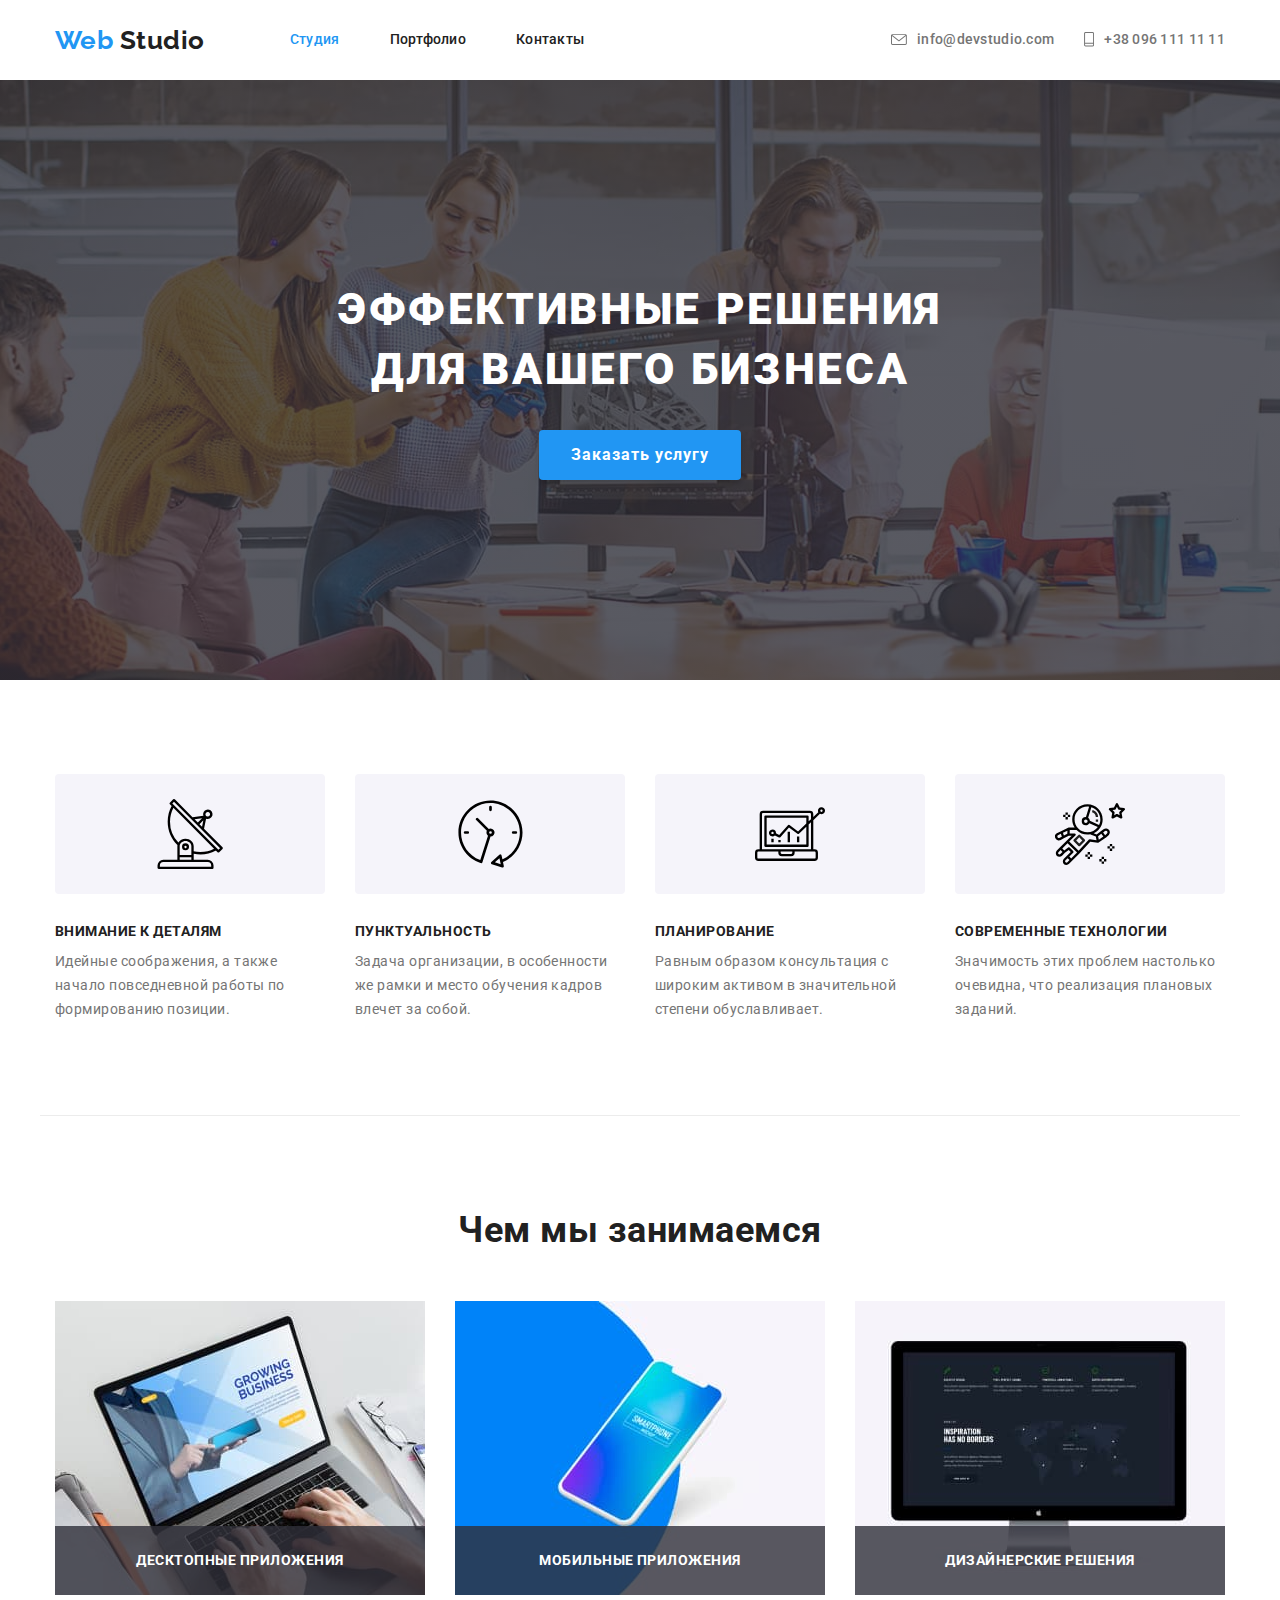
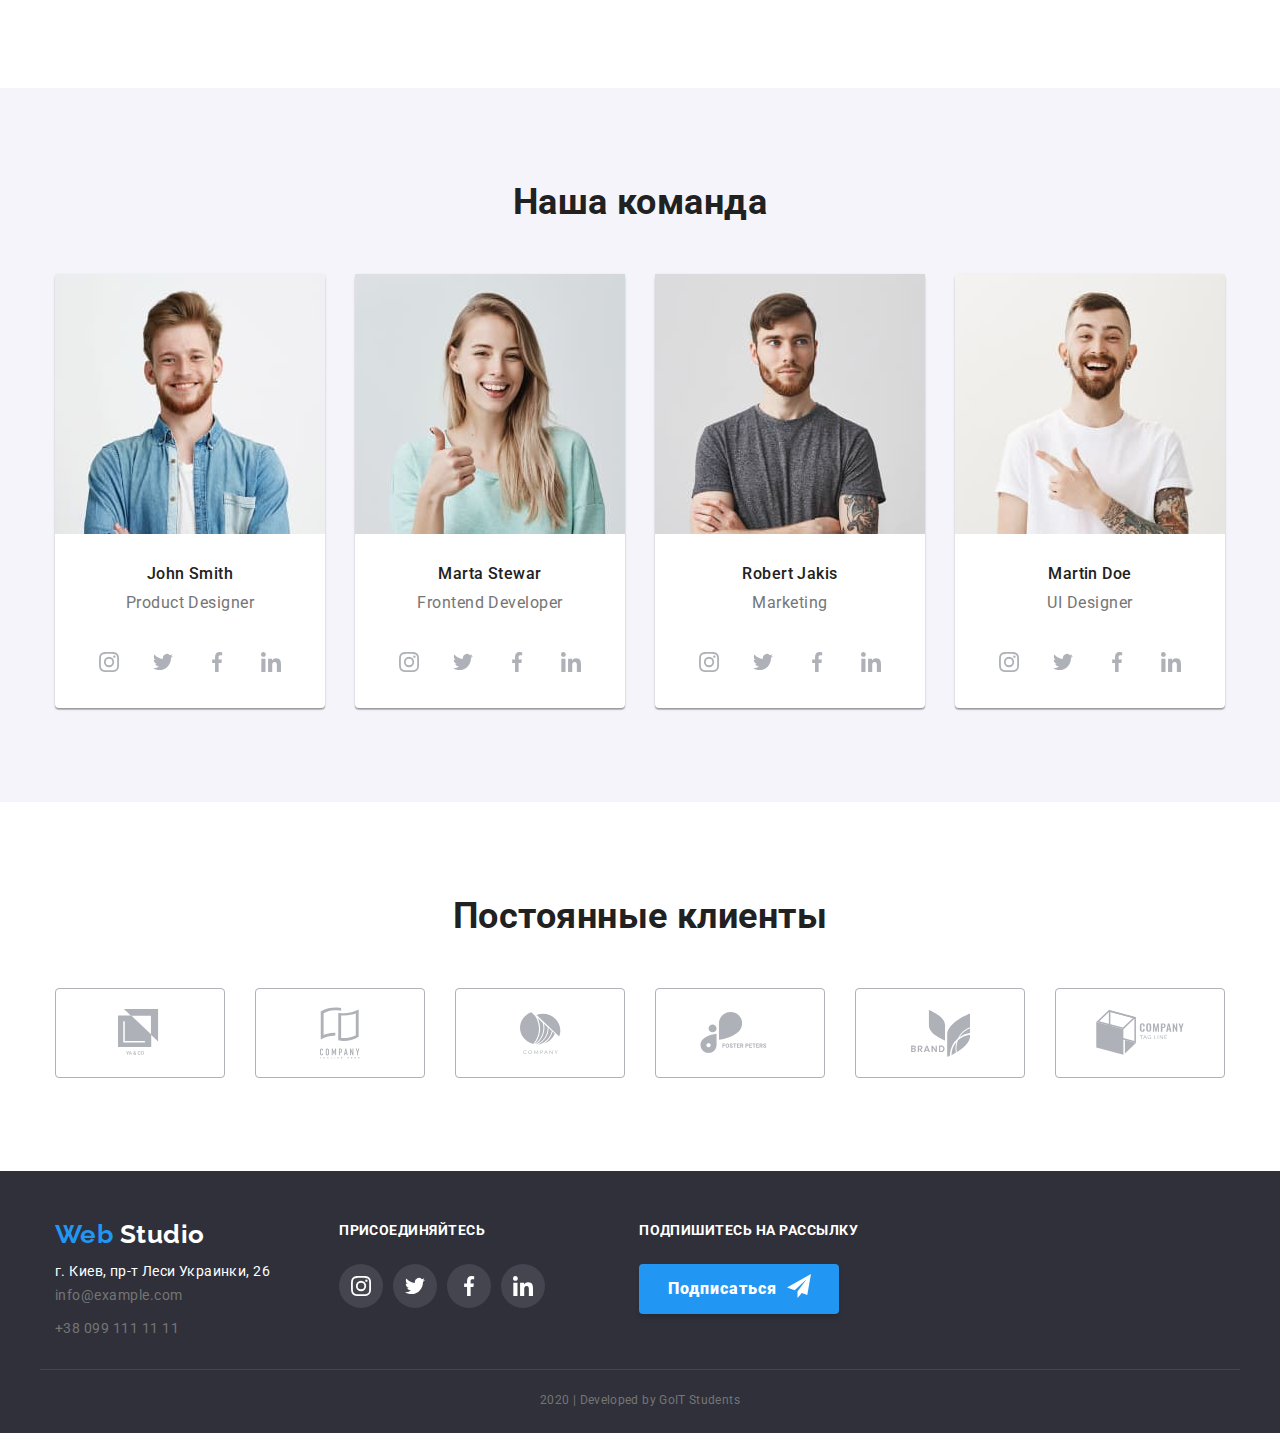
<file: index.html>
<!DOCTYPE html>
<html lang="ru">
  <head>
    <meta charset="UTF-8" />
    <meta name="viewport" content="width=device-width, initial-scale=1.0" />
    <title>Document</title>
    <link
      href="https://fonts.googleapis.com/css2?family=Raleway:wght@700&family=Roboto&display=swap"
      rel="stylesheet"
    />
    <link
      href="https://fonts.googleapis.com/css2?family=Roboto:wght@500;900&display=swap"
      rel="stylesheet"
    />
    <link
      rel="stylesheet"
      href="https://cdnjs.cloudflare.com/ajax/libs/modern-normalize/0.6.0/modern-normalize.min.css"
    />
    <link rel="stylesheet" href="./css/styles.css" />
  </head>

  <body>
    <!--шапка-->
    <header>
      <div class="header container">
        <nav class="main-nav">
          <a href="./index.html" class="logo list">
            <span class="logo-web">Web </span>Studio
          </a>

          <ul class="site-nav list">
            <li class="item">
              <a href="./index.html" class="link current"> Студия</a>
            </li>
            <li class="item">
              <a href="./portfolio.html" class="link">Портфолио</a>
            </li>
            <li class="item"><a href="#" class="link">Контакты</a></li>
          </ul>
        </nav>
        <ul class="auth-nav list">
          <li class="item">
            <a href="mailto:info@devstudio.com" class="link">
              <svg class="icon-envelope">
                <use href="./images/sprite.svg#icon-envelope"></use>
              </svg>
              info@devstudio.com</a
            >
          </li>
          <li class="item">
            <a href="tel:+380961111111" class="link cell">
              <svg class="icon-phone">
                <use href="./images/sprite.svg#icon-cell-phone"></use>
              </svg>
              +38 096 111 11 11</a
            >
          </li>
        </ul>
      </div>
    </header>
    <!--блок "герой"-->
    <main>
      <section class="hero">
        <div class="hero-container overlay">
          <h1 class="hero-name">
            эффективные решения<br />
            для вашего бизнеса
          </h1>
          <button class="button-web">Заказать услугу</button>
        </div>
      </section>

      <!--Наши преимущества-->
      <section class="section">
        <div class="box container border">
          <!--<h2></h2>-->
          <ul class="advantages list">
            <li class="item">
              <div class="advantages-icon">
                <svg class="antenna-icon">
                  <use href="./images/sprite.svg#icon-Group"></use>
                </svg>
              </div>

              <h3 class="list">Внимание к деталям</h3>
              <p class="list">
                Идейные соображения, а также начало повседневной работы по
                формированию позиции.
              </p>
            </li>
            <li class="item">
              <div class="advantages-icon">
                <svg class="clock-icon">
                  <use href="./images/sprite.svg#icon-clock"></use>
                </svg>
              </div>
              <h3 class="list">Пунктуальность</h3>
              <p class="list">
                Задача организации, в особенности же рамки и место обучения
                кадров влечет за собой.
              </p>
            </li>
            <li class="item">
              <div class="advantages-icon">
                <svg class="computer-icon">
                  <use href="./images/sprite.svg#icon-diagram"></use>
                </svg>
              </div>
              <h3 class="list">Планирование</h3>
              <p class="list">
                Равным образом консультация с широким активом в значительной
                степени обуславливает.
              </p>
            </li>
            <li class="item">
              <div class="advantages-icon">
                <svg class="astronaut-icon">
                  <use href="./images/sprite.svg#icon-astronaut"></use>
                </svg>
              </div>
              <h3 class="list">Современные технологии</h3>
              <p class="list">
                Значимость этих проблем настолько очевидна, что реализация
                плановых заданий.
              </p>
            </li>
          </ul>
        </div>
      </section>
      <!--чем мы занимаемся-->
      <section class="section">
        <div class="box container">
          <h2 class="name list">Чем мы занимаемся</h2>
          <ul class="work-list list">
            <li class="item">
              <a href="#" class="link">
                <img
                  src="./images/desktop-attachment.jpg"
                  alt="ноутбук на
                        столе"
                  width="370"
                  height="294"
                />
                <h3 class="title list">Десктопные приложения</h3>
              </a>
            </li>
            <li class="item">
              <a href="#" class="link">
                <img
                  src="./images/mobile-attachment.jpg"
                  alt="мобильный
                        телефон"
                  width="370"
                  height="294"
                />
                <h3 class="title list">Мобильные приложения</h3>
              </a>
            </li>
            <li class="item">
              <a href="#" class="link">
                <img
                  src="./images/design-decision.jpg"
                  alt="экран монитора"
                  width="370"
                  height="294"
                />
                <h3 class="title list">Дизайнерские решения</h3>
              </a>
            </li>
          </ul>
        </div>
      </section>
      <!--наша команда-->
      <section class="command">
        <div class="team container">
          <h2 class="name list">Наша команда</h2>
          <ul class="command-list list">
            <li class="item">
              <a href="#" class="link"
                ><img
                  src="./images/John.jpg"
                  alt="Фото Джона"
                  width="270"
                  height="260"
              /></a>
              <h3 lang="en" class="title list">John Smith</h3>
              <p class="text list">Product Designer</p>
              <ul class="networks list">
                <li class="network-item">
                  <a href="#" class="network-link">
                    <svg class="instagram-svg" width="20px" height="20px">
                      <use href="./images/sprite.svg#icon-instagram"></use>
                    </svg>
                  </a>
                </li>
                <li class="network-item">
                  <a href="#" class="network-link">
                    <svg class="twitter-svg" width="20px" height="20px">
                      <use href="./images/sprite.svg#icon-twitter"></use>
                    </svg>
                  </a>
                </li>
                <li class="network-item">
                  <a href="#" class="network-link">
                    <svg class="facebook-svg" width="20px" height="20px">
                      <use href="./images/sprite.svg#icon-facebook"></use>
                    </svg>
                  </a>
                </li>
                <li class="network-item">
                  <a href="#" class="network-link">
                    <svg class="linkedin-svg" width="20px" height="20px">
                      <use href="./images/sprite.svg#icon-linkedin"></use>
                    </svg>
                  </a>
                </li>
              </ul>
            </li>
            <li class="item">
              <a href="#" class="link"
                ><img
                  src="./images/Marta.jpg"
                  alt="Фото Марты"
                  width="270"
                  height="260"
              /></a>
              <h3 lang="en" class="title list">Marta Stewar</h3>
              <p class="text list">Frontend Developer</p>
              <ul class="networks list">
                <li class="network-item">
                  <a href="#" class="network-link">
                    <svg class="instagram-svg" width="20px" height="20px">
                      <use href="./images/sprite.svg#icon-instagram"></use>
                    </svg>
                  </a>
                </li>
                <li class="network-item">
                  <a href="#" class="network-link">
                    <svg class="twitter-svg" width="20px" height="20px">
                      <use href="./images/sprite.svg#icon-twitter"></use>
                    </svg>
                  </a>
                </li>
                <li class="network-item">
                  <a href="#" class="network-link">
                    <svg class="facebook-svg" width="20px" height="20px">
                      <use href="./images/sprite.svg#icon-facebook"></use>
                    </svg>
                  </a>
                </li>
                <li class="network-item">
                  <a href="#" class="network-link">
                    <svg class="linkedin-svg" width="20px" height="20px">
                      <use href="./images/sprite.svg#icon-linkedin"></use>
                    </svg>
                  </a>
                </li>
              </ul>
            </li>
            <li class="item">
              <a href="#" class="link"
                ><img
                  src="./images/Robert.jpg"
                  alt="Фото Роберта"
                  width="270"
                  height="260"
              /></a>
              <h3 lang="en" class="title list">Robert Jakis</h3>
              <p class="text list">Marketing</p>
              <ul class="networks list">
                <li class="network-item">
                  <a href="#" class="network-link">
                    <svg class="instagram-svg" width="20px" height="20px">
                      <use href="./images/sprite.svg#icon-instagram"></use>
                    </svg>
                  </a>
                </li>
                <li class="network-item">
                  <a href="#" class="network-link">
                    <svg class="twitter-svg" width="20px" height="20px">
                      <use href="./images/sprite.svg#icon-twitter"></use>
                    </svg>
                  </a>
                </li>
                <li class="network-item">
                  <a href="#" class="network-link">
                    <svg class="facebook-svg" width="20px" height="20px">
                      <use href="./images/sprite.svg#icon-facebook"></use>
                    </svg>
                  </a>
                </li>
                <li class="network-item">
                  <a href="#" class="network-link">
                    <svg class="linkedin-svg" width="20px" height="20px">
                      <use href="./images/sprite.svg#icon-linkedin"></use>
                    </svg>
                  </a>
                </li>
              </ul>
            </li>
            <li class="item">
              <a href="#" class="link"
                ><img
                  src="./images/Martin.jpg"
                  alt="Фото Мартина"
                  width="270"
                  height="260"
              /></a>
              <h3 lang="en" class="title list">Martin Doe</h3>
              <p class="text list">UI Designer</p>
              <ul class="networks list">
                <li class="network-item">
                  <a href="#" class="network-link">
                    <svg class="instagram-svg" width="20px" height="20px">
                      <use href="./images/sprite.svg#icon-instagram"></use>
                    </svg>
                  </a>
                </li>
                <li class="network-item">
                  <a href="#" class="network-link">
                    <svg class="twitter-svg" width="20px" height="20px">
                      <use href="./images/sprite.svg#icon-twitter"></use>
                    </svg>
                  </a>
                </li>
                <li class="network-item">
                  <a href="#" class="network-link">
                    <svg class="facebook-svg" width="20px" height="20px">
                      <use href="./images/sprite.svg#icon-facebook"></use>
                    </svg>
                  </a>
                </li>
                <li class="network-item">
                  <a href="#" class="network-link">
                    <svg class="linkedin-svg" width="20px" height="20px">
                      <use href="./images/sprite.svg#icon-linkedin"></use>
                    </svg>
                  </a>
                </li>
              </ul>
            </li>
          </ul>
        </div>
      </section>
      <!--постоянные клиенты-->
      <section class="customers">
        <div class="box container">
          <h2 class="name list">Постоянные клиенты</h2>
          <ul class="customers-list list">
            <li class="item">
              <a href="#" class="link" aria-label="Ссылка на клиентов"
                ><div class="customers-container">
                  <svg class="customers-one">
                    <use href="./images/sprite.svg#icon-one"></use>
                  </svg>
                </div>
              </a>
            </li>
            <li class="item">
              <a href="#" class="link" aria-label="Ссылка на клиентов"
                ><div class="customers-container">
                  <svg class="customers-two">
                    <use href="./images/sprite.svg#icon-two"></use>
                  </svg></div
              ></a>
            </li>
            <li class="item">
              <a href="#" class="link" aria-label="Ссылка на клиентов">
                <div class="customers-container">
                  <svg class="customers-three">
                    <use href="./images/sprite.svg#icon-three"></use>
                  </svg></div
              ></a>
            </li>
            <li class="item">
              <a href="#" class="link" aria-label="Ссылка на клиентов">
                <div class="customers-container">
                  <svg class="customers-four">
                    <use href="./images/sprite.svg#icon-four"></use>
                  </svg></div
              ></a>
            </li>
            <li class="item">
              <a href="#" class="link" aria-label="Ссылка на клиентов">
                <div class="customers-container">
                  <svg class="customers-five">
                    <use href="./images/sprite.svg#icon-five"></use>
                  </svg></div
              ></a>
            </li>
            <li class="item">
              <a href="#" class="link" aria-label="Ссылка на клиентов">
                <div class="customers-container">
                  <svg class="customers-six">
                    <use href="./images/sprite.svg#icon-six"></use>
                  </svg></div
              ></a>
            </li>
          </ul>
        </div>
      </section>
    </main>
    <!--футер-->
    <footer class="footer">
      <!--Логотип-->
      <div class="blocks container">
        <div class="info-adress">
          <a href="#" class="logo"> <span class="logo-web">Web </span>Studio</a>
          <!--Адрес-->

          <address class="adress">
            <span class="street">г. Киев, пр-т Леси Украинки, 26</span>
            <a href="#" class="mail"> info@example.com </a>
            <a href="#" class="tel"> +38 099 111 11 11 </a>
          </address>
        </div>
        <!--Присоединяйтесь-->
        <div class="slogan">
          <div class="join">
            <b class="text">присоединяйтесь</b>
            <!--h3-->
            <ul class="footer-links list">
              <li>
                <a
                  href="#"
                  class="network-link"
                  aria-label="Ccылка на Инстаграм"
                  ><svg class="instagram-footer" width="20px" height="20px">
                    <use href="./images/sprite.svg#icon-instagram"></use>
                  </svg>
                </a>
              </li>
              <li>
                <a href="#" class="network-link" aria-label="Ccылка на Твитер">
                  <svg class="twitter-footer" width="20px" height="20px">
                    <use href="./images/sprite.svg#icon-twitter"></use>
                  </svg>
                </a>
              </li>
              <li>
                <a href="#" class="network-link" aria-label="Ccылка на Фейсбук">
                  <svg class="facebook-footer" width="20px" height="20px">
                    <use href="./images/sprite.svg#icon-facebook"></use>
                  </svg>
                </a>
              </li>
              <li>
                <a
                  href="#"
                  class="network-link"
                  aria-label="Ccылка на Линкедин"
                >
                  <svg class="linkedin-footer" width="20px" height="20px">
                    <use href="./images/sprite.svg#icon-linkedin"></use>
                  </svg>
                </a>
              </li>
            </ul>
          </div>
        </div>
        <!--Подпишитесь на рассылку-->
        <div class="slogan">
          <b class="text">Подпишитесь на рассылку</b>
          <a href="#" class="button-web sign"
            >Подписаться<svg class="icon-send" width="24px" height="24px">
              <use href="./images/sprite.svg#icon-icon-send"></use>
            </svg>
          </a>
        </div>
      </div>
      <p class="bottom-info container">2020 | Developed by GoIT Students</p>
    </footer>
  </body>
</html>
</file>
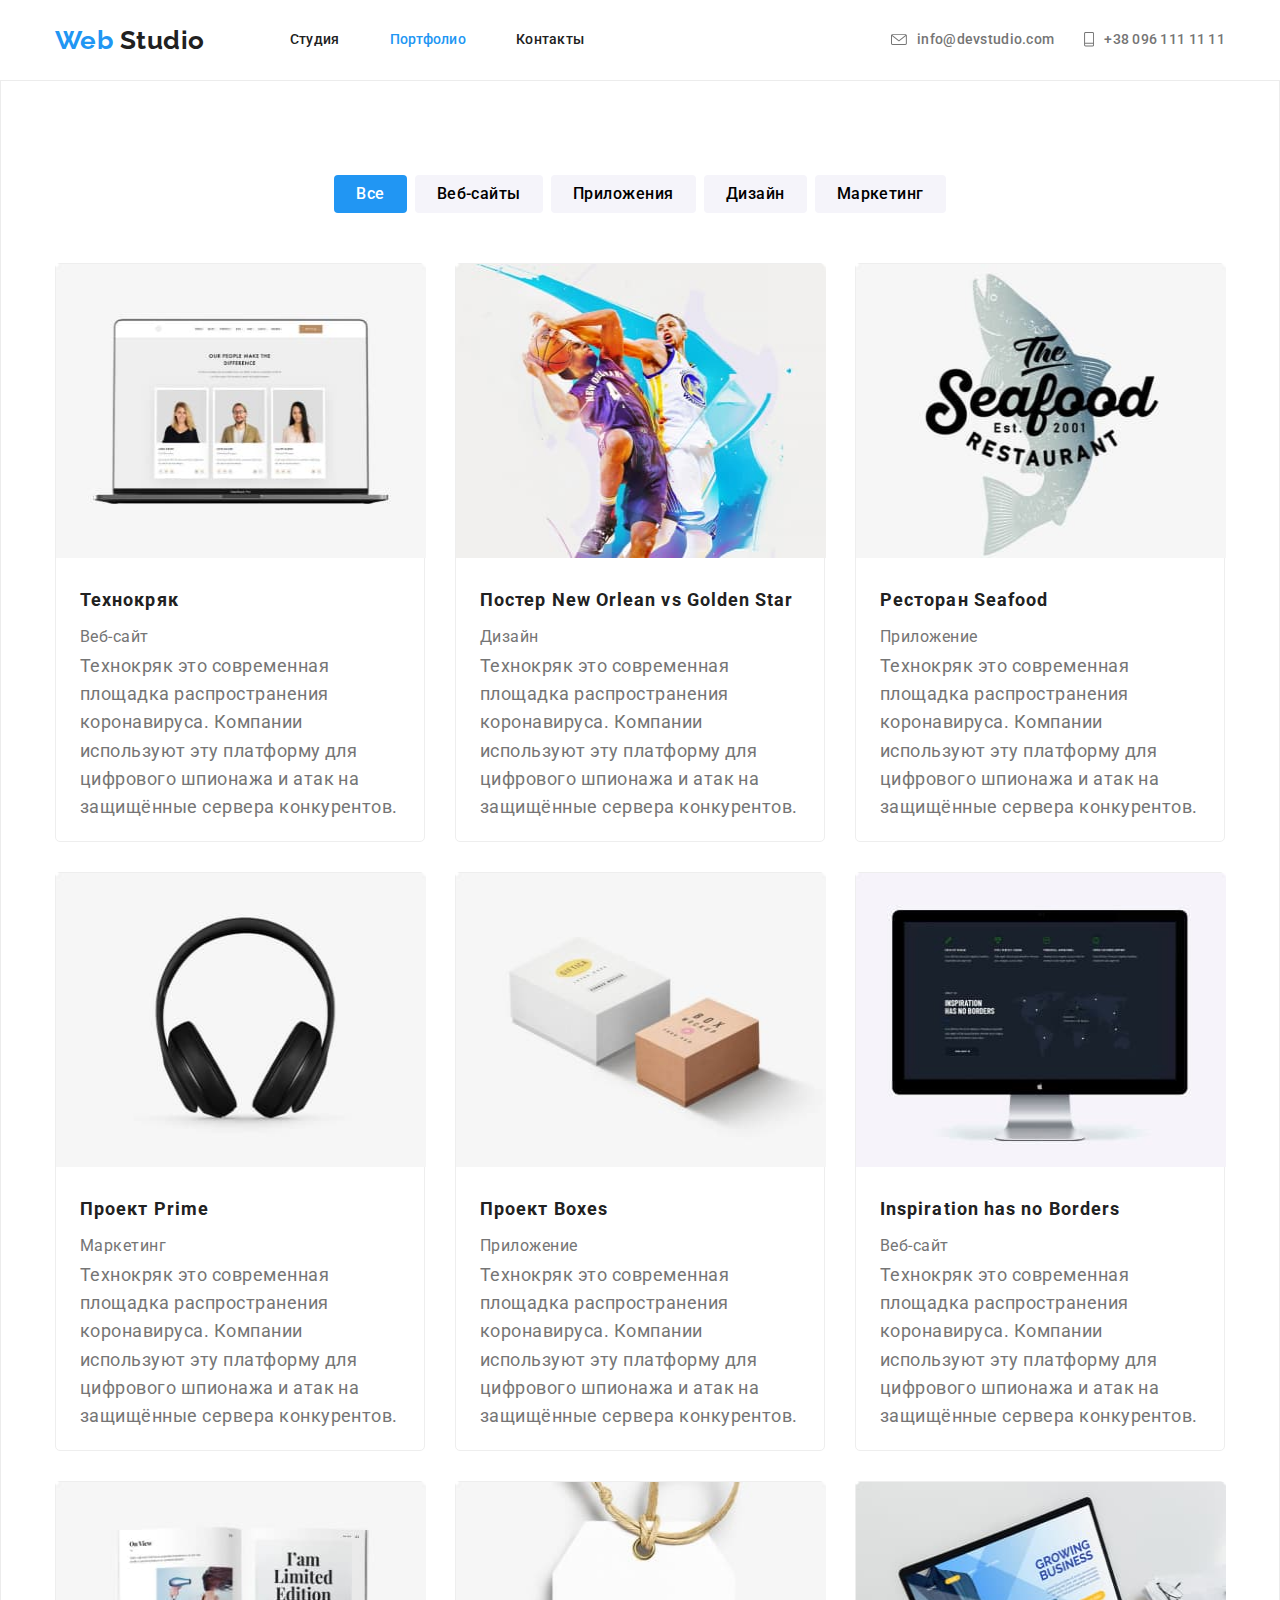
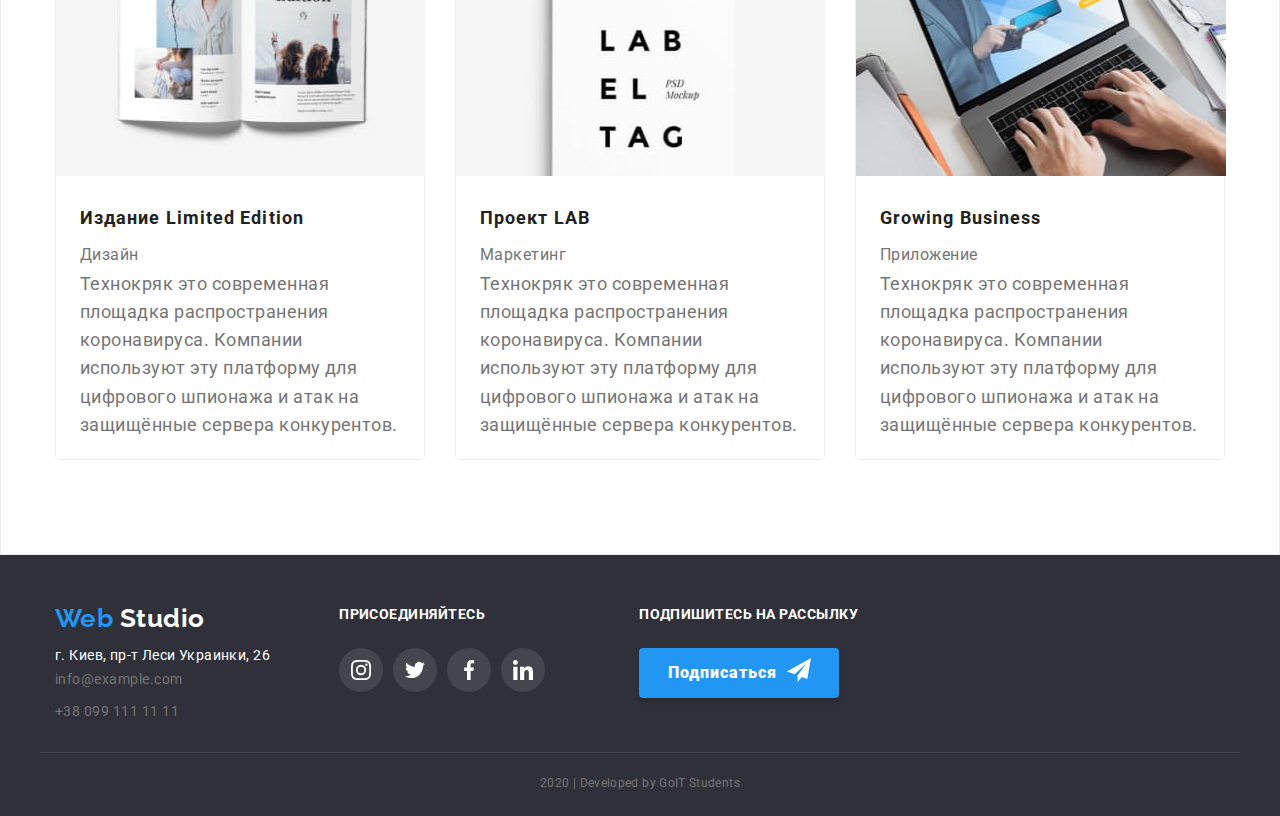
<file: portfolio.html>
<!DOCTYPE html>
<html lang="ru">
  <head>
    <meta charset="UTF-8" />
    <meta name="viewport" content="width=device-width, initial-scale=1.0" />
    <title>Document</title>
    <link
      href="https://fonts.googleapis.com/css2?family=Raleway:wght@700&family=Roboto&display=swap"
      rel="stylesheet"
    />
    <link
      href="https://fonts.googleapis.com/css2?family=Roboto:wght@500;900&display=swap"
      rel="stylesheet"
    />
    <link
      rel="stylesheet"
      href="https://cdnjs.cloudflare.com/ajax/libs/modern-normalize/0.6.0/modern-normalize.min.css"
    />
    <link rel="stylesheet" href="css/styles.css" />
  </head>
  <body>
    <!--шапка-->
    <header>
      <div class="header container">
        <nav class="main-nav">
          <a href="./index.html" class="logo list">
            <span class="logo-web">Web </span>Studio
          </a>

          <ul class="site-nav list">
            <li class="item">
              <a href="./index.html" class="link"> Студия</a>
            </li>
            <li class="item">
              <a href="./portfolio.html" class="link current">Портфолио</a>
            </li>
            <li class="item"><a href="#" class="link">Контакты</a></li>
          </ul>
        </nav>
        <ul class="auth-nav list">
          <li class="item">
            <a href="mailto:info@devstudio.com" class="link">
              <svg class="icon-envelope">
                <use href="./images/sprite.svg#icon-envelope"></use>
              </svg>
              info@devstudio.com</a
            >
          </li>
          <li class="item">
            <a href="tel:+380961111111" class="link cell">
              <svg class="icon-phone">
                <use href="./images/sprite.svg#icon-cell-phone"></use>
              </svg>
              +38 096 111 11 11</a
            >
          </li>
        </ul>
      </div>
    </header>

    <!--блок "герой"-->
    <main>
      <div class="main">
        <nav>
          <ul class="filters container list">
            <li>
              <button class="button current">Все</button>
            </li>
            <li>
              <button class="button">Веб-сайты</button>
            </li>
            <li>
              <button class="button">Приложения</button>
            </li>
            <li>
              <button class="button">Дизайн</button>
            </li>
            <li>
              <button class="button">Маркетинг</button>
            </li>
          </ul>
        </nav>
        <!--наши работы-->
        <section class="portfolio">
          <h1 class="is-hidden list">Наши работы</h1>
          <ul class="flex-container container">
            <li class="flex-element">
              <a href="#">
                <img
                  src="./images/images-portfolio/techohriak1.jpg"
                  alt="Фото Технокряк"
                  width="370"
                  height="294"
                />
                <div class="portfolio-info">
                  <h2 class="title list">Технокряк</h2>
                  <p class="text list">Веб-сайт</p>
                  <p class="description list">
                    Технокряк это современная площадка распространения
                    коронавируса. Компании используют эту платформу для
                    цифрового шпионажа и атак на защищённые сервера конкурентов.
                  </p>
                </div>
              </a>
            </li>

            <li class="flex-element">
              <a href="#">
                <img
                  src="./images/images-portfolio/techohriak2.jpg"
                  alt="Постер New Orlean vs Golden Stars"
                  width="370"
                  height="294"
                />
                <div class="portfolio-info">
                  <h2 class="title list">Постер New Orlean vs Golden Star</h2>
                  <p class="text list">Дизайн</p>
                  <p class="description list">
                    Технокряк это современная площадка распространения
                    коронавируса. Компании используют эту платформу для
                    цифрового шпионажа и атак на защищённые сервера конкурентов.
                  </p>
                </div>
              </a>
            </li>
            <li class="flex-element">
              <a href="#">
                <img
                  src="./images/images-portfolio/techohriak3.jpg"
                  alt="Ресторан Seafood"
                  width="370"
                  height="294"
                />
                <div class="portfolio-info">
                  <h2 class="title list">Ресторан Seafood</h2>
                  <p class="text list">Приложение</p>
                  <p class="description list">
                    Технокряк это современная площадка распространения
                    коронавируса. Компании используют эту платформу для
                    цифрового шпионажа и атак на защищённые сервера конкурентов.
                  </p>
                </div>
              </a>
            </li>
            <li class="flex-element">
              <a href="#">
                <img
                  src="./images/images-portfolio/techohriak4.jpg"
                  alt="Проект Prime"
                  width="370"
                  height="294"
                />
                <div class="portfolio-info">
                  <h2 class="title list">Проект Prime</h2>
                  <p class="text list">Маркетинг</p>
                  <p class="description list">
                    Технокряк это современная площадка распространения
                    коронавируса. Компании используют эту платформу для
                    цифрового шпионажа и атак на защищённые сервера конкурентов.
                  </p>
                </div>
              </a>
            </li>
            <li class="flex-element">
              <a href="#">
                <img
                  src="./images/images-portfolio/techohriak5.jpg"
                  alt="Проект Boxes"
                  width="370"
                  height="294"
                />
                <div class="portfolio-info">
                  <h2 class="title list">Проект Boxes</h2>
                  <p class="text list">Приложение</p>
                  <p class="description list">
                    Технокряк это современная площадка распространения
                    коронавируса. Компании используют эту платформу для
                    цифрового шпионажа и атак на защищённые сервера конкурентов.
                  </p>
                </div>
              </a>
            </li>
            <li class="flex-element">
              <a href="#">
                <img
                  src="./images/images-portfolio/techohriak6.jpg"
                  alt="Inspiration has no Borders"
                  width="370"
                  height="294"
                />
                <div class="portfolio-info">
                  <h2 class="title list">Inspiration has no Borders</h2>
                  <p class="text list">Веб-сайт</p>
                  <p class="description list">
                    Технокряк это современная площадка распространения
                    коронавируса. Компании используют эту платформу для
                    цифрового шпионажа и атак на защищённые сервера конкурентов.
                  </p>
                </div>
              </a>
            </li>
            <li class="flex-element">
              <a href="#">
                <img
                  src="./images/images-portfolio/techohriak7.jpg"
                  alt="Издание Limited Edition"
                  width="370"
                  height="294"
                />
                <div class="portfolio-info">
                  <h2 class="title list">Издание Limited Edition</h2>
                  <p class="text list">Дизайн</p>
                  <p class="description list">
                    Технокряк это современная площадка распространения
                    коронавируса. Компании используют эту платформу для
                    цифрового шпионажа и атак на защищённые сервера конкурентов.
                  </p>
                </div>
              </a>
            </li>
            <li class="flex-element">
              <a href="#">
                <img
                  src="./images/images-portfolio/techohriak8.jpg"
                  alt="Проект Prime"
                  width="370"
                  height="294"
                />
                <div class="portfolio-info">
                  <h2 class="title list">Проект LAB</h2>
                  <p class="text list">Маркетинг</p>
                  <p class="description list">
                    Технокряк это современная площадка распространения
                    коронавируса. Компании используют эту платформу для
                    цифрового шпионажа и атак на защищённые сервера конкурентов.
                  </p>
                </div>
              </a>
            </li>
            <li class="flex-element">
              <a href="#">
                <img
                  src="./images/images-portfolio/techohriak9.jpg"
                  alt="Проект Boxes"
                  width="370"
                  height="294"
                />
                <div class="portfolio-info">
                  <h2 class="title list">Growing Business</h2>
                  <p class="text list">Приложение</p>
                  <p class="description list">
                    Технокряк это современная площадка распространения
                    коронавируса. Компании используют эту платформу для
                    цифрового шпионажа и атак на защищённые сервера конкурентов.
                  </p>
                </div>
              </a>
            </li>
          </ul>
        </section>
      </div>
    </main>
    <!--Футер-->
    <footer class="footer">
      <!--Логотип-->
      <div class="blocks container">
        <div class="info-adress">
          <a href="#" class="logo"> <span class="logo-web">Web </span>Studio</a>
          <!--Адрес-->

          <address class="adress">
            <span class="street">г. Киев, пр-т Леси Украинки, 26</span>
            <a href="#" class="mail"> info@example.com </a>
            <a href="#" class="tel"> +38 099 111 11 11 </a>
          </address>
        </div>
        <!--Присоединяйтесь-->
        <div class="slogan">
          <div class="join">
            <b class="text">присоединяйтесь</b>
            <!--h3-->
            <ul class="footer-links list">
              <li>
                <a
                  href="#"
                  class="network-link"
                  aria-label="Ccылка на Инстаграм"
                  ><svg class="instagram-footer" width="20px" height="20px">
                    <use href="./images/sprite.svg#icon-instagram"></use>
                  </svg>
                </a>
              </li>
              <li>
                <a href="#" class="network-link" aria-label="Ccылка на Твитер">
                  <svg class="twitter-footer" width="20px" height="20px">
                    <use href="./images/sprite.svg#icon-twitter"></use>
                  </svg>
                </a>
              </li>
              <li>
                <a href="#" class="network-link" aria-label="Ccылка на Фейсбук">
                  <svg class="facebook-footer" width="20px" height="20px">
                    <use href="./images/sprite.svg#icon-facebook"></use>
                  </svg>
                </a>
              </li>
              <li>
                <a
                  href="#"
                  class="network-link"
                  aria-label="Ccылка на Линкедин"
                >
                  <svg class="linkedin-footer" width="20px" height="20px">
                    <use href="./images/sprite.svg#icon-linkedin"></use>
                  </svg>
                </a>
              </li>
            </ul>
          </div>
        </div>
        <!--Подпишитесь на рассылку-->
        <div class="slogan">
          <b class="text">Подпишитесь на рассылку</b>
          <a href="#" class="button-web sign"
            >Подписаться<svg class="icon-send" width="24px" height="24px">
              <use href="./images/sprite.svg#icon-icon-send"></use>
            </svg>
          </a>
        </div>
      </div>
      <p class="bottom-info container">2020 | Developed by GoIT Students</p>
    </footer>
  </body>
</html>
</file>
<file: css/styles.css>
:root{
  --primary-text-color:#757575;
  --title-text-color: #212121;
  --accent-color: #2196f3;
  --white-color: #fff;
  --background-color:#f5f4fa;
  --footer-color:rgba(255, 255, 255, 0.6);
  --background-footer:#2f303a;
  --background-section:rgba(47, 48, 58, 0.8);
  --background-advantages: #F5F4FA;
}

/* цвет фона #FFFFFF*/
/* вторичный цвет текста #212121*/
/*основной цвет теста #757575*/
/*голубой цвет интерактивный #2196F3*/
/* футер адрес rgba(255, 255, 255, 0.6)*/
/* футер 2020 rgba(255, 255, 255, 0.4)*/


body {
  background-color:var(--white-color);
  color: var(--primary-text-color);
  font-family: Roboto; sans-serif;
  letter-spacing: 0.03em;
  padding: 0;
  margin: 0;
}

/*h1,
h2,
h3,
p {
margin-top: 0px;
margin-bottom: 0px;
}*/

a {
  color: inherit;
  text-decoration:none;
}
ul {
  list-style: none;
}

.list {
  list-style: none;
  padding: 0px;
  margin: 0px;
}
/*Шапка*/
.header {
  display: flex;
  align-items: center;
  justify-content: space-between;

}
.border {
  border-bottom: border: 1px solid red; 
}

.main-nav {
  display: flex;
  align-items: center;
}
.main-nav .logo {
  display: block;
  margin-right: 85px;
}


.logo-web {
  color: var(--accent-color);
}

.logo {
  color: var(--title-text-color);
  font-family: Raleway; sans-serif;
  text-decoration: none;
  font-weight: 700;
  font-size: 26px;
  line-height: 1.19;
}


/*Site nav*/
.site-nav {
  display: flex;
}

.site-nav .item{
  margin-right: 50px;
  font-weight: 500;
  font-size: 14px;
  line-height: 1.14;
  letter-spacing: 0.02em;
}
.site-nav .item:last-child {
  margin-right: 0px;

}
.site-nav .link {
  display: block;
  padding-top: 32px;
  padding-bottom: 32px;
 
  color:var(--title-text-color);
  text-decoration: none;
}
.site-nav .link.current {
  color: var(--accent-color);
}
.site-nav .link:hover,
.site-nav .link:focus {
  color:var(--accent-color);
  text-decoration: none;
}

/* Auth-Nav*/

.auth-nav {
  display: flex; 
  align-items: center;
  font-weight: 500;
  font-size: 14px;
  line-height: 1.14;
  letter-spacing: 0.02em;
}

.auth-nav .item + .item{
  margin-left: 30px;
}

.auth-nav .link {
  display: flex;
  align-items: center;
  padding-top: 32px;
  padding-bottom: 32px;
  color: var(--primary-text-color);
  text-decoration: none;
}
.auth-nav .link:hover,
.auth-nav .link:focus {
  color: #2196f3;
}
.icon-envelope {
  width: 16px;
  height: 11.2px;
  margin-right: 10px;
  fill: currentColor;
}

.icon-phone {
  width: 10px;
  height: 15px;
  margin-right: 10px;
  fill: currentColor;
}

/*
.auth-nav .link::before {
  content: "";
  background-image: url(../images/envelope.svg);
  width: 16px;
  height: 11.2px;
  margin-right: 10px;
}
.auth-nav .cell::before {
  width: 10px;
  height: 14.94px;
  background-image: url(../images/cell-phone.svg);
}
*/
/*Герой*/
.hero-container {
  padding-top: 200px;
  padding-bottom: 200px;
  margin-left: auto;
  margin-right: auto;
  text-align: center; 
}
.overlay {
  background-color: var(--primary-text-color);
  background-image: linear-gradient(to right, rgba(47, 48, 58, 0.8),rgba(47, 48, 58, 0.8)
  ),
  url(../images/Header-img.jpg);

  max-width: 1600px;
  height: 600px;
  margin-left: auto;
  margin-right: auto;
  background-repeat: no-repeat;
  background-position: center;
  background-size: cover;
}

.hero-name{
  color: var(--white-color);
  font-weight: 900;
  font-size: 44px;
  line-height: 1.36;
  letter-spacing: 0.06em;
  text-transform: uppercase;
  margin-bottom: 30px;
  margin-top: 0px;
  text-align: center;
}
/*Кнопка*/
.button-web {
  display: inline-block;
  padding: 10px 32px;
  min-width: 200px;
  height: 50px;
  font-weight: 700;
  font-size: 16px;
  line-height: 1.87;
  letter-spacing: 0.06em;
  text-align: center;

  background-color:var(--accent-color);
  color: var(--white-color);

  border: transparent;
  border-radius: 4px;
  box-shadow: 0px 4px 4px rgba(0, 0, 0, 0.15);
}

.sign {
  display: flex;
  width: 200px;
  padding: 10px 28px 10px 29px;
  font-weight: 900;
  margin-top: 21px;
  fill: var(--white-color);
}
.icon-send {
  margin-left: 10px;
}

/*Наши преимушества*/
.box {
  padding-top: 94px;
  padding-bottom: 93px;
}
.border {
  border-bottom: 1px solid #ECECEC;
}

.advantages {
  display: flex;
  justify-content: space-between;
}
.advantages > .item {
  margin-right: 30px;
  width: 270px;
}
.advantages > .item:last-child {
  margin-right: 0px;
}

.advantages .link {
  display: block;
  justify-content: center;
  align-items: center;
  margin-bottom: 30px;
  /*background: var(--background-advantages);*/
  border-radius: 4px;
  height: 120px;
}
.advantages .link::before {
  display: block;
  content: "";
  height: 120px;
  /*background-image: url(../images/group.svg);*/
  background-color:var(--background-advantages);
  background-repeat: no-repeat;
  background-position: center;
}
.advantages-icon {
  display: flex;
  justify-content: center;
  align-items: center;
  width: 270px;
  height: 120px;
  border-radius: 4px;
  margin-bottom: 30px;
  background: var(--background-color);
}
.antenna-icon {
  width: 70px;
  height: 70px;
 
}
.clock-icon {
  width: 67px;
  height: 70px;
}
.computer-icon {
  width: 70px;
  height: 70px;
}
.astronaut-icon {
  width: 70px;
  height: 70px;
}

/*
.antenna-icon::before {
  background-image: url(../images/group.svg);
}
.clock-icon::before {
  background-image: url(../images/clock.svg);
}
.computer-icon::before {
  background-image: url(../images/diagram.svg);
}
.astronaut-icon::before {
  background-image: url(../images/astronaut.svg);
}
*/

/*.advantages .link:hover,
.advantages .link:focus {
  background: var(--accent-color);
}*/

.advantages h3 {
  color:var(--title-text-color);
  font-weight: 700;
  font-size: 14px;
  line-height: 1.14;
  text-transform: uppercase;
  margin-bottom: 10px;

}
.advantages p {
  font-size: 14px;
  line-height: 1.71;
}


/*Чем мы занимаемся*/
.section .name {
  color:var(--title-text-color);
  font-weight: 700;
  font-size: 36px;
  line-height: 1.16;
  text-align: center;
  margin-bottom: 50px;
}
.work-list{
  display: flex;
  justify-content:space-between;
}
.work-list .link {
  display: block;
}
.work-list .item {
  position: relative;
  margin-right: 30px;
}
.work-list .item:last-child {
  margin-right: 0px;
}
.work-list img {
  display: block;
  max-width: 100%;
  height: auto;
}
.section .title {
  position: absolute;
  width: 100%;
  bottom:0;
  color:var(--white-color);
  background-color:var(--background-section);
  font-weight: 700;
  font-size: 14px;
  line-height: 1.14;
  text-align: center;
  text-transform: uppercase;
  padding-top: 27px;
  padding-bottom: 27px;
}

/*Наша команда*/
.command {
  background-color: var(--background-color);
}
.team {
  padding-top: 94px;
  padding-bottom: 94px;
}
.command .name {
  color:var(--title-text-color);
  font-weight: 700;
  font-size: 36px;
  line-height: 1.16;
  text-align: center;
  margin-bottom: 50px;
}
.command-list {
  display: flex;
  justify-content: center;
}
.command .item:not(:last-child) {
  margin-right: 30px; 
}
.command .item {
  background-color: var(--white-color);
  border-radius: 4px;
  box-shadow: 0px 2px 1px rgba(0, 0, 0, 0.2), 0px 1px 1px rgba(0, 0, 0, 0.14), 0px 1px 3px rgba(0, 0, 0, 0.12);
}
.command img {
  display: block;
  
}
.command-list .link {
  display: flex;
  justify-content: center;
  align-items: center;
}

.command .title {
  color: var(--title-text-color);

  font-weight: 500;
  font-size: 16px;
  line-height: 1.19;
  text-align: center;

  margin-top: 30px;
  margin-bottom: 10px;
}
.command .text {
  font-size: 16px;
  line-height: 1.19;
  text-align: center; 
  margin-bottom: 28px;
}
.networks {
  display: flex;
  justify-content: center;
}

.networks .network-item {
  margin-right: 10px;
  margin-bottom: 24px;
}
.networks .network-item:last-child {
  margin-right: 0px;
}

.network-link {
  display: flex;
  justify-content: center;
  align-items: center;
  width: 44px;
  height: 44px;
  border-radius: 50%;
  fill: #AFB1B8;
}
.network-link:hover,
.network-link:focus{
  background-color: var(--accent-color);
  fill: var(--white-color);
}


/*Постоянные клиенты*/
.customers .name {
  color:var(--title-text-color);
  font-weight: 700;
  font-size: 36px;
  line-height: 1.16;
  text-align: center;
  margin-bottom: 50px;
}
.customers-list {
  display: flex;
  justify-content: space-between;
}
.customers-list .item {
  margin-right: 30px;

}
.customers-list .item:last-child {
  margin-right: 0px;
}
.customers-list .link {
  display: block;
}
.customers-container {
  display: flex;
  width: 170px;
  height: 90px;
  border: 1px solid #AFB1B8;
  border-radius: 4px;
  justify-content: center;
  align-items: center;
  fill: #AFB1B8;
}
.customers-container:hover {
  border: 1px solid var(--accent-color);
  fill: var(--accent-color);
}

.customers-one {
  width: 44.3px;
  height: 49px;
}
.customers-two {
  width: 40px;
  height: 52px;
}
.customers-three {
  width: 41px;
  height: 42.6px;
}
.customers-four {
  width: 79.7px;
  height: 42px;
}
.customers-five {
  width: 59px;
  height: 47px;
}
.customers-six {
  width: 88.5px;
  height: 45.4px;
}

/*Футер*/
.blocks {
  display: flex;
}
.footer {
  background: var(--background-footer);
  text-decoration: none;
  padding-top: 48px;
}
.footer .logo {
  display: block;
  color: var(--white-color);
  margin-bottom: 10px;
}

.adress {
  color: var(--primary-text-color);
  font-size: 14px;
  line-height: 1.71;
  font-style: normal;
  margin-right: auto;
  margin-bottom: 28px;
}
.street {
  color: var(--white-color);
  margin-bottom: 9px;
  font-size: 14px;
  line-height: 1.71;
  letter-spacing: 0.03em;
}
.mail {
  display: block;
  margin-bottom: 9px;
}

.tel {
  display: block;
}

.slogan .join {
  color: var(--white-color);
  text-transform: uppercase;
  font-size: 14px;
  line-height: 1.71;
  margin-right: 94px;
  margin-bottom: 21px;
}

.slogan .text {
  color: var(--white-color);
  text-transform: uppercase;
  font-weight: 700;
  font-size: 14px;
  line-height: 1.71;
  margin-bottom: 21px;
}
.info-adress {
  display: block;
  margin-right: 69px;
  color: var(--footer-color);
  font-size: 12px;
  line-height: 2;
}
.footer-links {
  display: flex;
  margin-top: 21px;
}
.footer-links li {
  margin-right: 10px;
}
.footer-links li:last-child {
  margin-right: 0px;
}
.footer-links .network-link {
  background-color:rgba(255, 255, 255, 0.1);
}
.footer-links .network-link:hover,
.footer-links .network-link:focus {
  background-color: var(--accent-color);
}
.footer-links .network-link {
  fill: var(--white-color);
}

/*
.instagram-icon {
  background-image: url(../images/instagram-footer.svg);
  background-size: 20px 20px;
}
.twitter-icon {
  background-image: url(../images/Vector.svg);
  background-size: 20px 16.25px;
}
.facebook-icon {
  background-image: url(../images/facebook-join.svg);
  background-size: 20px 20px;
}

.linkedin-icon {
background-image: url(../images/linkedin-footer.svg);
background-size: 20px 20px;
}*/

.bottom-info {
  text-align: center;
  margin: 0px;
  padding-top: 18px;
  padding-bottom: 21px;
  border-top: 1px solid rgba(255, 255, 255, 0.1);
  font-size: 12px;
  line-height: 2;
  letter-spacing: 0.03em;
}


/*Порфолио main */

.main {
  padding-top: 94px;
  padding-bottom: 94px;
  border: 1px solid #ECECEC;
}
.filters {
  display: flex;
  justify-content: center;
  margin-bottom: 50px;
  /*background-color: aquamarine;
  outline: 1px solid black;*/
}
.button {
  font-weight: 500;
  font-size: 16px;
  line-height: 1.62;
  text-align: center;
  letter-spacing: 0.03em;
  padding: 6px 22px;
  
  border-radius: 4px;
  border-style: none;
  background-color: var(--background-color);
  cursor: pointer;
}
.filters li:not(:last-child) {
  margin-right: 8px;
}


.filters .button:hover,
.filters .button:focus {
  background-color:var(--accent-color);
  color: var(--white-color);
  font-family: inherit;
}
.filters .button.current {
  background-color:var(--accent-color);
  color: var(--white-color);
  cursor: pointer;
}
/*Наши работы*/
.portfolio .title {
  color:var(--title-text-color);
  text-decoration: none;
  font-weight: 700;
  font-size: 18px;
  line-height: 2;
  letter-spacing: 0.06em;
  margin-bottom: 4px;
}
.is-hidden {
  display: none;
}
.description {
  text-decoration: none;
  font-size: 18px;
  line-height: 1.56;

}
.portfolio-info {
  margin: 20px 24px;
}
.portfolio .text {
  color: var(--primary-text-color);
  text-decoration: none;
  font-size: 16px;
  line-height: 1.88;
}
.flex-container {
  display: flex;
  flex-wrap: wrap;
  margin: 0px;
}
.flex-element {
  width: 370px;
  margin-right: 30px;
  margin-bottom: 30px;
  border-radius: 5px;
  border: 1px solid #EEEEEE;
}
.flex-element:nth-child(3n) {
  margin-right: 0px;
}

.flex-element:nth-last-child(-n+3) {
  margin-bottom: 0px;
}
.flex-element:hover,
.flex-element:focus {
  box-shadow: 1px 4px 6px rgba(0, 0, 0, 0.16), 0px 4px 4px rgba(0, 0, 0, 0.06), 0px 1px 1px rgba(0, 0, 0, 0.12);
}

.container{
  width: 1200px;
  padding-left: 15px;
  padding-right: 15px;
  margin-left: auto;
  margin-right: auto;
/*outline: 1px solid blue;*/
}
</file>
